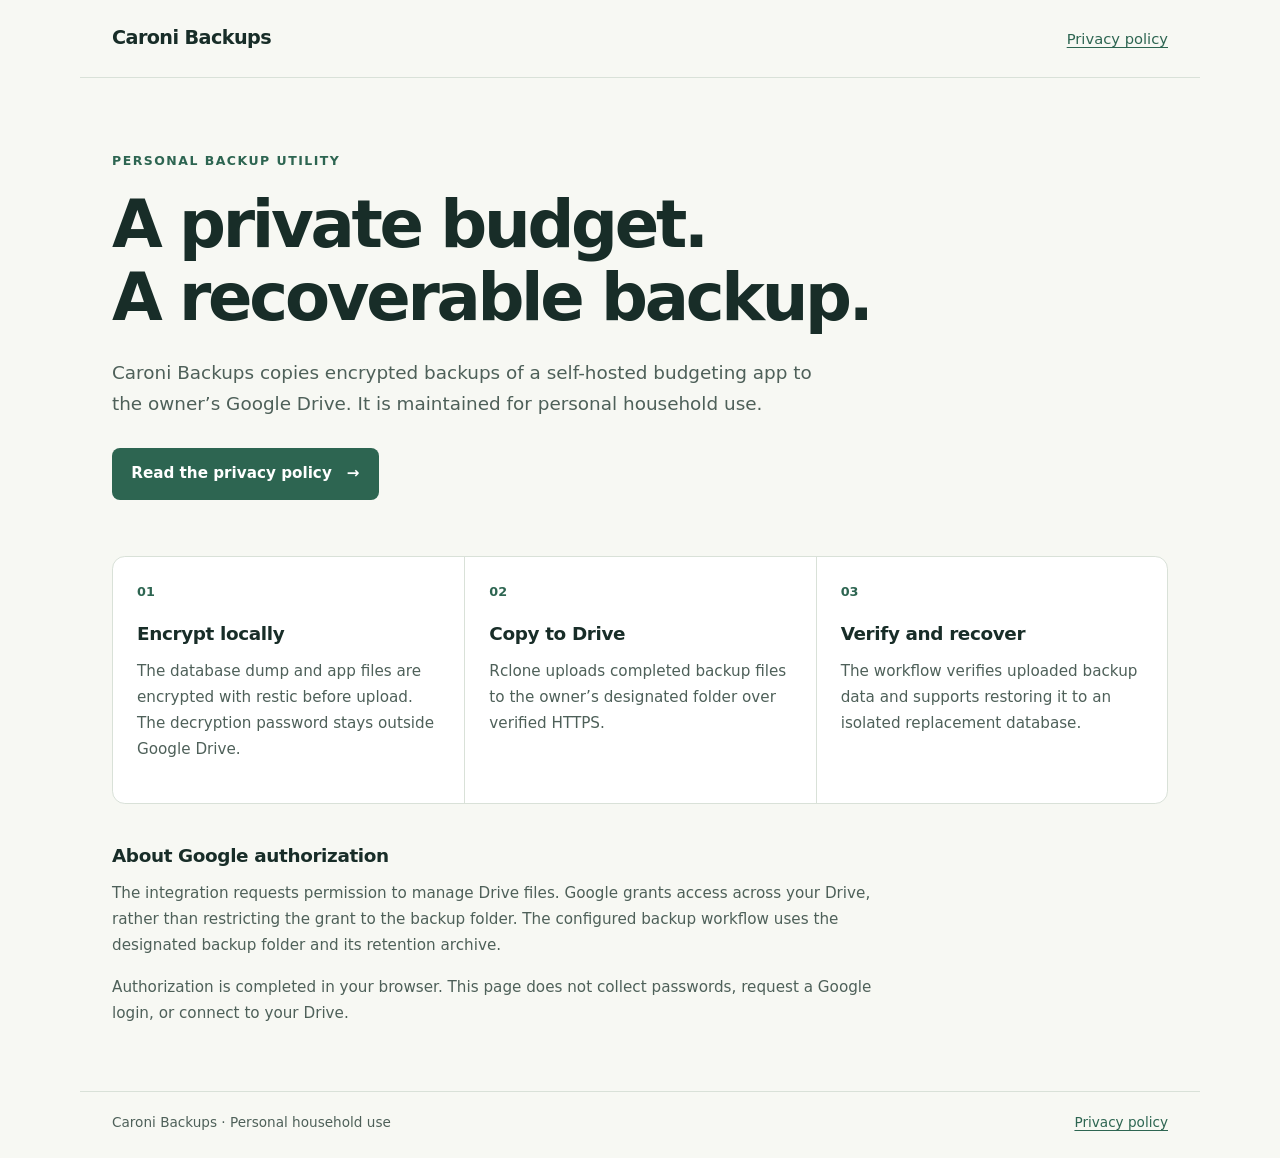
<file: index.html>
<!doctype html>
<html lang="en">
<head>
  <meta charset="utf-8">
  <meta name="viewport" content="width=device-width, initial-scale=1">
  <meta name="description" content="Caroni Backups is a personal utility for encrypted backups of a self-hosted budgeting app to Google Drive.">
  <title>Caroni Backups</title>
  <link rel="stylesheet" href="styles.css">
</head>
<body>
  <a class="skip" href="#main">Skip to content</a>
  <header class="site-header">
    <a class="brand" href="index.html">Caroni Backups</a>
    <nav aria-label="Main navigation"><a href="privacy.html">Privacy policy</a></nav>
  </header>
  <main id="main">
    <section class="hero" aria-labelledby="title">
      <p class="eyebrow">Personal backup utility</p>
      <h1 id="title">A private budget.<br>A recoverable backup.</h1>
      <p class="intro">Caroni Backups copies encrypted backups of a self-hosted budgeting app to the owner’s Google Drive. It is maintained for personal household use.</p>
      <a class="button" href="privacy.html">Read the privacy policy <span aria-hidden="true">→</span></a>
    </section>
    <section class="steps" aria-label="How backups work">
      <article><p class="step-number">01</p><h2>Encrypt locally</h2><p>The database dump and app files are encrypted with restic before upload. The decryption password stays outside Google Drive.</p></article>
      <article><p class="step-number">02</p><h2>Copy to Drive</h2><p>Rclone uploads completed backup files to the owner’s designated folder over verified HTTPS.</p></article>
      <article><p class="step-number">03</p><h2>Verify and recover</h2><p>The workflow verifies uploaded backup data and supports restoring it to an isolated replacement database.</p></article>
    </section>
    <section class="permission-note" aria-labelledby="permission-title">
      <h2 id="permission-title">About Google authorization</h2>
      <p>The integration requests permission to manage Drive files. Google grants access across your Drive, rather than restricting the grant to the backup folder. The configured backup workflow uses the designated backup folder and its retention archive.</p>
      <p>Authorization is completed in your browser. This page does not collect passwords, request a Google login, or connect to your Drive.</p>
    </section>
  </main>
  <footer><p>Caroni Backups · Personal household use</p><a href="privacy.html">Privacy policy</a></footer>
</body>
</html>
</file>
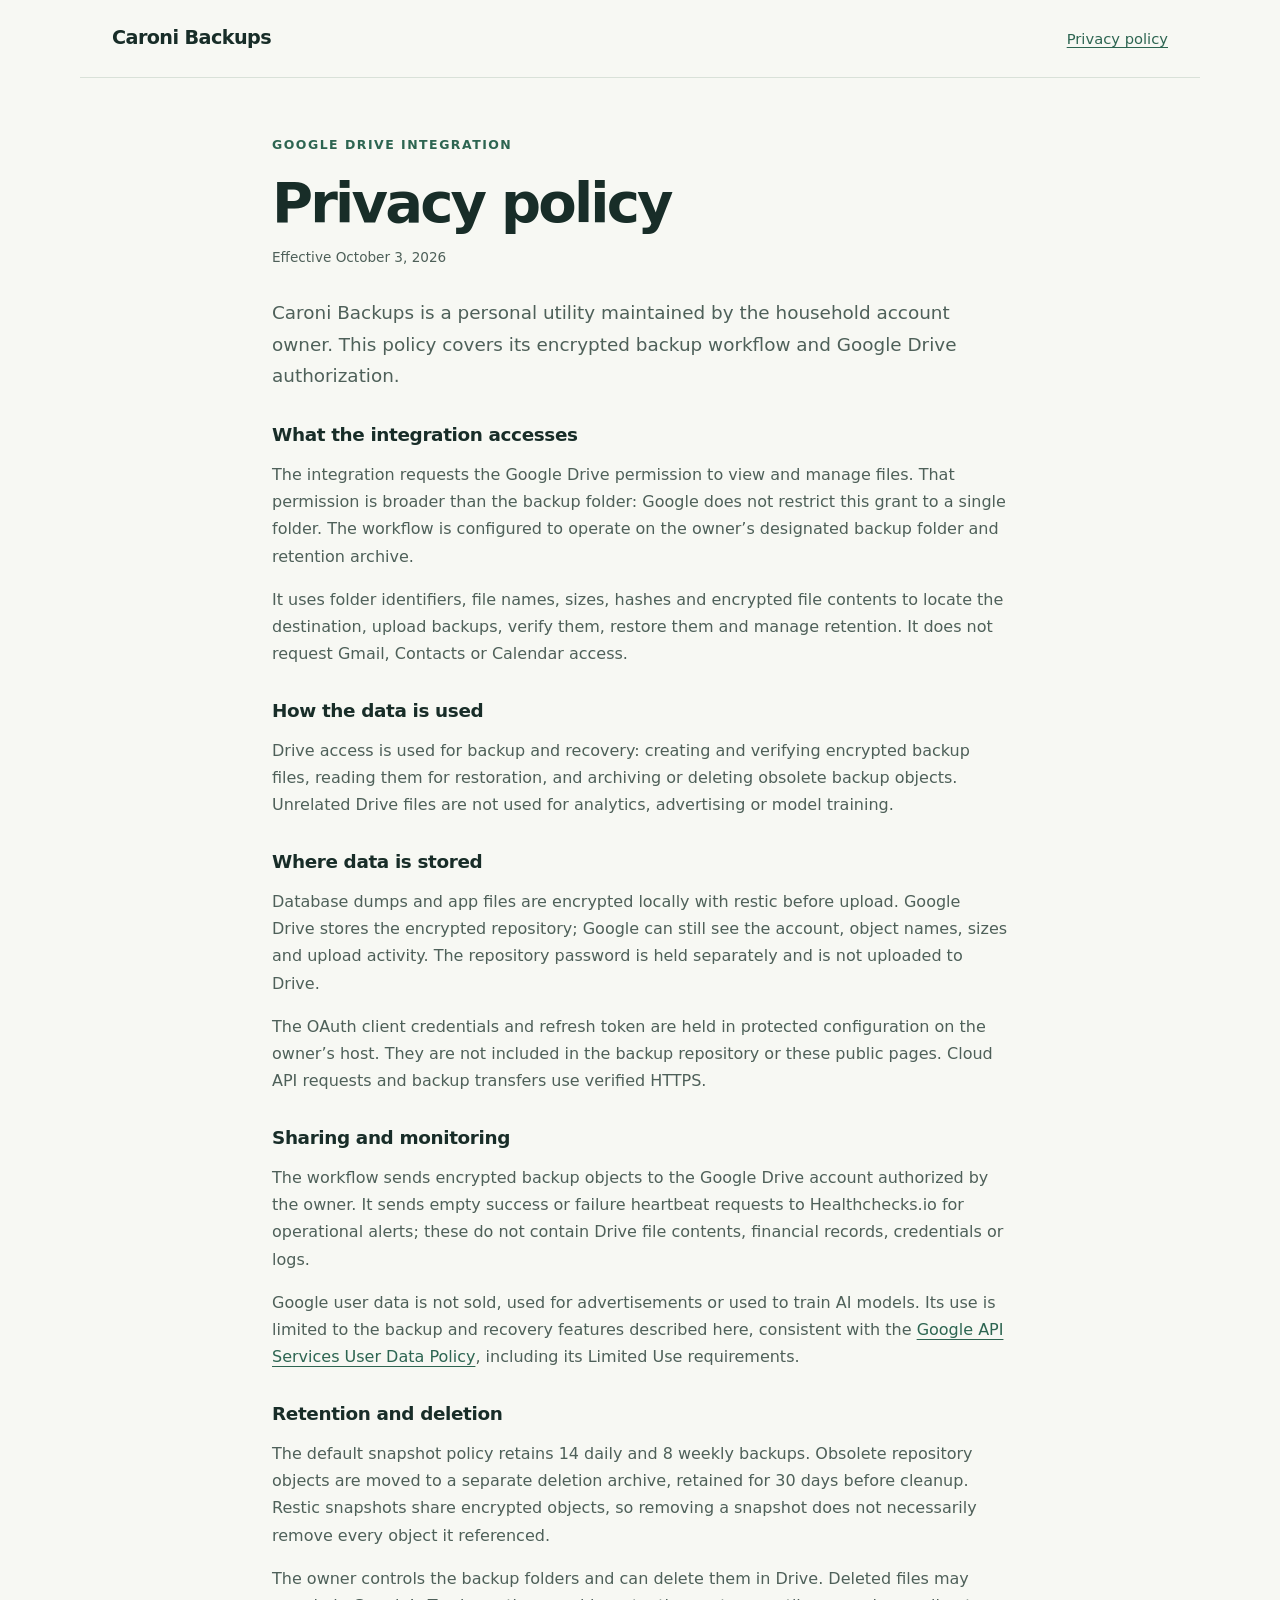
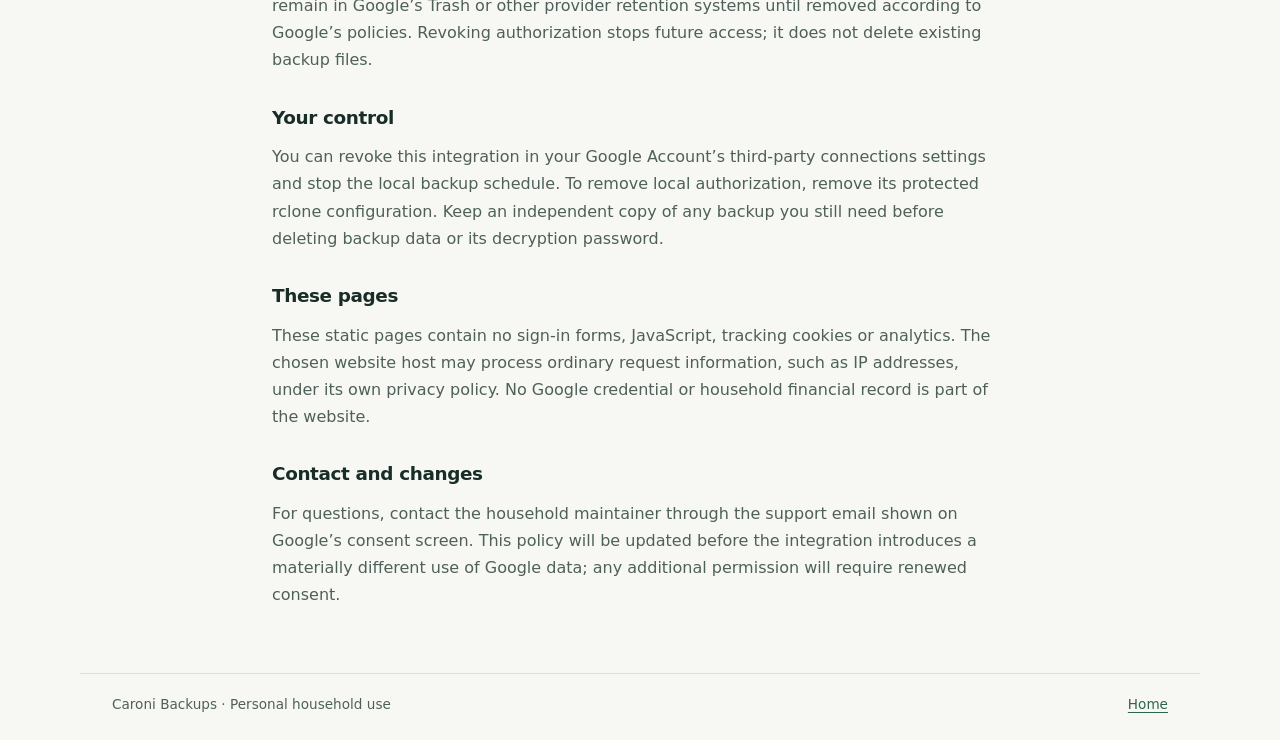
<file: privacy.html>
<!doctype html>
<html lang="en">
<head>
  <meta charset="utf-8">
  <meta name="viewport" content="width=device-width, initial-scale=1">
  <meta name="description" content="How the personal Caroni Backups Google Drive integration accesses, uses, stores, and retains backup data.">
  <title>Privacy policy · Caroni Backups</title>
  <link rel="stylesheet" href="styles.css">
</head>
<body>
  <a class="skip" href="#main">Skip to content</a>
  <header class="site-header">
    <a class="brand" href="index.html">Caroni Backups</a>
    <nav aria-label="Main navigation"><a href="privacy.html" aria-current="page">Privacy policy</a></nav>
  </header>
  <main id="main" class="policy">
    <p class="eyebrow">Google Drive integration</p>
    <h1>Privacy policy</h1>
    <p class="updated">Effective October 3, 2026</p>
    <p class="intro">Caroni Backups is a personal utility maintained by the household account owner. This policy covers its encrypted backup workflow and Google Drive authorization.</p>
    <section><h2>What the integration accesses</h2><p>The integration requests the Google Drive permission to view and manage files. That permission is broader than the backup folder: Google does not restrict this grant to a single folder. The workflow is configured to operate on the owner’s designated backup folder and retention archive.</p><p>It uses folder identifiers, file names, sizes, hashes and encrypted file contents to locate the destination, upload backups, verify them, restore them and manage retention. It does not request Gmail, Contacts or Calendar access.</p></section>
    <section><h2>How the data is used</h2><p>Drive access is used for backup and recovery: creating and verifying encrypted backup files, reading them for restoration, and archiving or deleting obsolete backup objects. Unrelated Drive files are not used for analytics, advertising or model training.</p></section>
    <section><h2>Where data is stored</h2><p>Database dumps and app files are encrypted locally with restic before upload. Google Drive stores the encrypted repository; Google can still see the account, object names, sizes and upload activity. The repository password is held separately and is not uploaded to Drive.</p><p>The OAuth client credentials and refresh token are held in protected configuration on the owner’s host. They are not included in the backup repository or these public pages. Cloud API requests and backup transfers use verified HTTPS.</p></section>
    <section><h2>Sharing and monitoring</h2><p>The workflow sends encrypted backup objects to the Google Drive account authorized by the owner. It sends empty success or failure heartbeat requests to Healthchecks.io for operational alerts; these do not contain Drive file contents, financial records, credentials or logs.</p><p>Google user data is not sold, used for advertisements or used to train AI models. Its use is limited to the backup and recovery features described here, consistent with the <a href="https://developers.google.com/terms/api-services-user-data-policy">Google API Services User Data Policy</a>, including its Limited Use requirements.</p></section>
    <section><h2>Retention and deletion</h2><p>The default snapshot policy retains 14 daily and 8 weekly backups. Obsolete repository objects are moved to a separate deletion archive, retained for 30 days before cleanup. Restic snapshots share encrypted objects, so removing a snapshot does not necessarily remove every object it referenced.</p><p>The owner controls the backup folders and can delete them in Drive. Deleted files may remain in Google’s Trash or other provider retention systems until removed according to Google’s policies. Revoking authorization stops future access; it does not delete existing backup files.</p></section>
    <section><h2>Your control</h2><p>You can revoke this integration in your Google Account’s third-party connections settings and stop the local backup schedule. To remove local authorization, remove its protected rclone configuration. Keep an independent copy of any backup you still need before deleting backup data or its decryption password.</p></section>
    <section><h2>These pages</h2><p>These static pages contain no sign-in forms, JavaScript, tracking cookies or analytics. The chosen website host may process ordinary request information, such as IP addresses, under its own privacy policy. No Google credential or household financial record is part of the website.</p></section>
    <section><h2>Contact and changes</h2><p>For questions, contact the household maintainer through the support email shown on Google’s consent screen. This policy will be updated before the integration introduces a materially different use of Google data; any additional permission will require renewed consent.</p></section>
  </main>
  <footer><p>Caroni Backups · Personal household use</p><a href="index.html">Home</a></footer>
</body>
</html>
</file>
<file: styles.css>
:root { color-scheme: light; --ink: #182d28; --muted: #4e6059; --paper: #f7f8f3; --line: #d9e1d8; --accent: #2d6551; }
* { box-sizing: border-box; }
body { margin: 0; background: var(--paper); color: var(--ink); font: 1rem/1.7 system-ui, -apple-system, BlinkMacSystemFont, "Segoe UI", sans-serif; }
a { color: var(--accent); text-underline-offset: .22em; }
a:focus-visible { outline: 3px solid var(--accent); outline-offset: 5px; border-radius: 2px; }
.skip { position: absolute; left: 1rem; top: -5rem; padding: .6rem 1rem; background: white; z-index: 1; }
.skip:focus { top: 1rem; }
.site-header, footer { display: flex; flex-wrap: wrap; justify-content: space-between; align-items: center; gap: 1rem; max-width: 1120px; margin: auto; padding: 1.4rem 2rem; }
.site-header { border-bottom: 1px solid var(--line); }
.brand { font-weight: 750; color: var(--ink); text-decoration: none; letter-spacing: -.03em; font-size: 1.2rem; }
nav a { font-size: .92rem; }
main { max-width: 1120px; margin: auto; padding: 0 2rem 3rem; }
.hero { padding: 4.5rem 0 3.5rem; max-width: 790px; }
.eyebrow { color: var(--accent); font-size: .78rem; font-weight: 750; letter-spacing: .12em; text-transform: uppercase; margin: 0 0 1rem; }
h1 { font-size: clamp(2.3rem, 5.5vw, 4.1rem); line-height: 1.12; letter-spacing: -.05em; font-weight: 650; margin: 0 0 1.4rem; }
h2 { font-size: 1.15rem; line-height: 1.35; margin: 0 0 .8rem; letter-spacing: -.02em; }
p { margin: 0 0 1rem; }
.intro { color: var(--muted); font-size: 1.15rem; max-width: 700px; }
.button { display: inline-block; color: white; background: var(--accent); padding: .8rem 1.2rem; margin-top: .8rem; border-radius: .5rem; font-size: .95rem; font-weight: 650; text-decoration: none; }
.button span { margin-left: .6rem; }
.steps { display: grid; grid-template-columns: repeat(3, minmax(0, 1fr)); border: 1px solid var(--line); border-radius: .8rem; overflow: hidden; background: white; }
.steps article { padding: 1.5rem; }
.steps article + article { border-left: 1px solid var(--line); }
.steps p { color: var(--muted); font-size: .95rem; }
.steps .step-number { color: var(--accent); font-size: .8rem; font-weight: 700; margin-bottom: 1.2rem; }
.permission-note { max-width: 790px; margin-top: 2.5rem; }
.permission-note p { color: var(--muted); font-size: .95rem; }
.policy { max-width: 800px; padding-top: 3.5rem; }
.policy h1 { font-size: clamp(2.3rem, 5vw, 3.5rem); margin-bottom: .7rem; }
.updated { color: var(--muted); font-size: .85rem; margin-bottom: 1.8rem; }
.policy section { margin-top: 2rem; }
.policy section p { color: var(--muted); }
footer { border-top: 1px solid var(--line); color: var(--muted); font-size: .85rem; padding-top: 1.2rem; padding-bottom: 1.5rem; }
footer p { margin: 0; }
@media (max-width: 650px) {
  .site-header, footer { padding-left: 1.25rem; padding-right: 1.25rem; }
  main { padding-left: 1.25rem; padding-right: 1.25rem; }
  .hero { padding-top: 3rem; padding-bottom: 2.5rem; }
  .steps { grid-template-columns: 1fr; }
  .steps article + article { border-left: 0; border-top: 1px solid var(--line); }
  .steps article { padding: 1.25rem; }
  .policy { padding-top: 2.5rem; }
}
</file>
